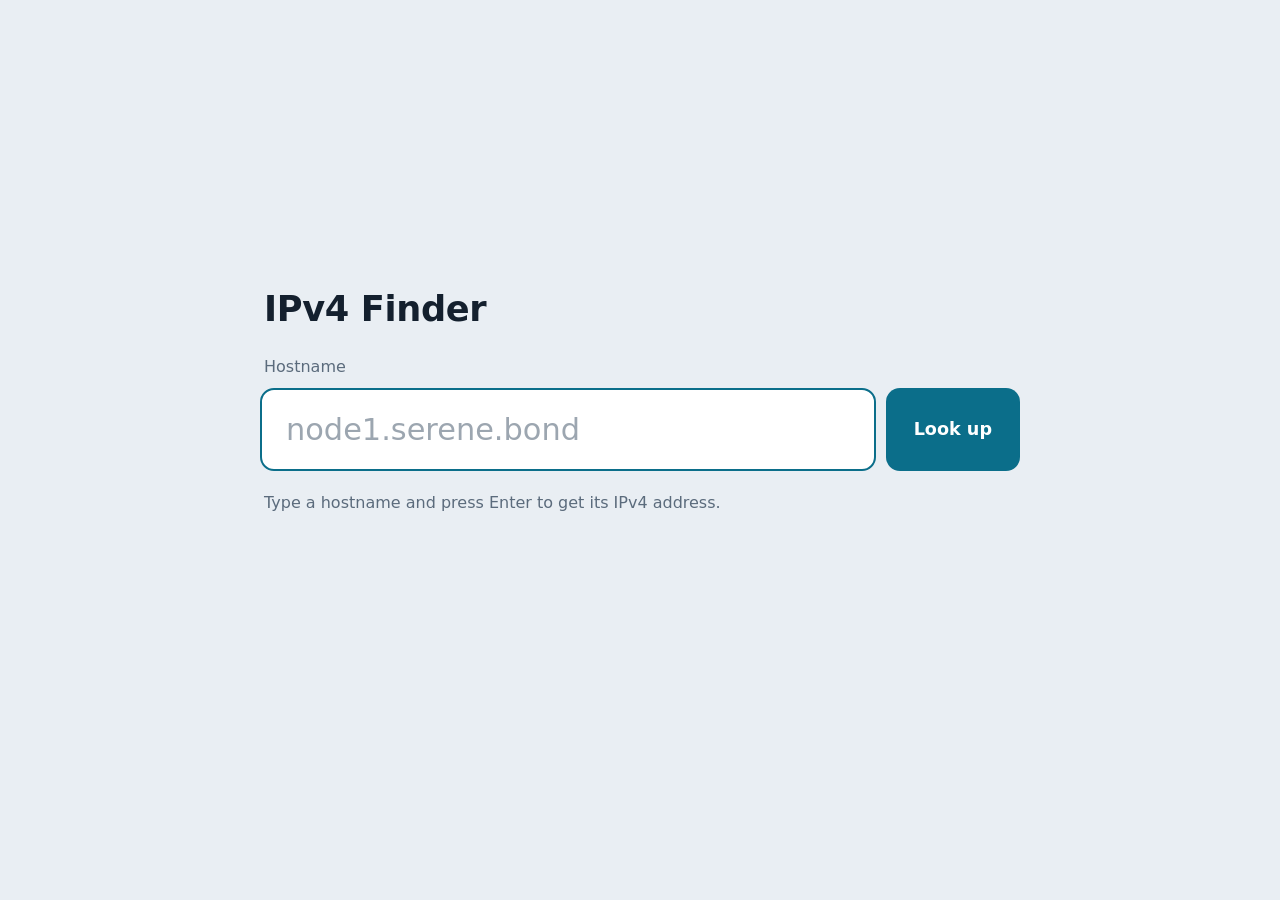
<file: ip-lookup(2).html>
<!DOCTYPE html>
<html lang="en">
<head>
<meta charset="utf-8">
<meta name="viewport" content="width=device-width, initial-scale=1">
<title>IPv4 Finder – hostname to IPv4 address</title>
<link rel="icon" href="data:image/svg+xml,%3Csvg xmlns='http://www.w3.org/2000/svg' viewBox='0 0 64 64'%3E%3Crect width='64' height='64' rx='14' fill='%230b6e8a'/%3E%3Ctext x='32' y='47' font-family='Arial,sans-serif' font-size='42' font-weight='700' text-anchor='middle' fill='white'%3E4%3C/text%3E%3C/svg%3E">
<style>
  :root {
    --bg: #e9eef3;
    --surface: #ffffff;
    --ink: #14202e;
    --muted: #5b6b7c;
    --line: #c5d0db;
    --accent: #0b6e8a;
    --accent-ink: #ffffff;
    --ok: #1c7a4a;
    --err: #b3261e;
    color-scheme: light;
  }
  @media (prefers-color-scheme: dark) {
    :root:not([data-theme="light"]) {
      --bg: #0f1822;
      --surface: #17232f;
      --ink: #e6edf3;
      --muted: #8fa1b3;
      --line: #2b3b4b;
      --accent: #4cc3e0;
      --accent-ink: #08202a;
      --ok: #5fd38d;
      --err: #ff8a80;
      color-scheme: dark;
    }
  }
  * { box-sizing: border-box; }
  html, body { height: 100%; }
  body {
    margin: 0;
    background: var(--bg);
    color: var(--ink);
    font-family: ui-sans-serif, system-ui, -apple-system, "Segoe UI", Roboto, sans-serif;
    display: flex;
    align-items: center;
    justify-content: center;
    padding: 24px;
  }
  main { width: 100%; max-width: 760px; }
  label {
    display: block;
    font-size: 1rem;
    color: var(--muted);
    margin: 0 0 12px 4px;
  }
  .field { display: flex; gap: 10px; }
  input[type="text"] {
    flex: 1;
    min-width: 0;
    font: inherit;
    font-size: clamp(1.25rem, 4vw, 1.9rem);
    padding: 22px 24px;
    color: var(--ink);
    background: var(--surface);
    border: 2px solid var(--line);
    border-radius: 14px;
    outline: none;
    transition: border-color .15s;
  }
  input[type="text"]::placeholder { color: var(--muted); opacity: .6; }
  input[type="text"]:focus { border-color: var(--accent); }
  button {
    font: inherit;
    cursor: pointer;
    border: 0;
    border-radius: 14px;
  }
  button:focus-visible { outline: 3px solid var(--accent); outline-offset: 2px; }
  .go {
    font-size: 1.1rem;
    font-weight: 600;
    padding: 0 28px;
    background: var(--accent);
    color: var(--accent-ink);
  }
  .go:disabled { opacity: .6; cursor: default; }
  #out { margin-top: 22px; min-height: 120px; }
  .status { color: var(--muted); margin: 6px 4px; }
  .status.err { color: var(--err); }
  .row {
    display: flex;
    align-items: center;
    gap: 12px;
    background: var(--surface);
    border: 2px solid var(--line);
    border-radius: 14px;
    padding: 14px 14px 14px 24px;
    margin-bottom: 10px;
  }
  h1 {
    font-size: clamp(1.6rem, 5vw, 2.2rem);
    margin: 0 0 28px 4px;
    letter-spacing: -.01em;
  }
  .ip {
    flex: 1;
    min-width: 0;
    font-family: ui-monospace, "SF Mono", Menlo, Consolas, monospace;
    font-size: clamp(1.4rem, 5vw, 2.2rem);
    letter-spacing: .01em;
    overflow-wrap: anywhere;
    user-select: all;
  }
  .ttl { color: var(--muted); font-size: .85rem; white-space: nowrap; }
  .copy {
    font-weight: 600;
    padding: 12px 20px;
    background: transparent;
    color: var(--accent);
    border: 2px solid var(--accent);
    min-width: 96px;
  }
  .copy.done { background: var(--ok); border-color: var(--ok); color: var(--surface); }
  .chain { color: var(--muted); font-size: .9rem; margin: 10px 4px 0; overflow-wrap: anywhere; }
  .chain code { font-family: ui-monospace, Menlo, Consolas, monospace; }
  @media (max-width: 520px) {
    .field { flex-direction: column; }
    .go { padding: 16px; }
    .ttl { display: none; }
  }
</style>
</head>
<body>
<main>
  <h1>IPv4 Finder</h1>
  <label for="host">Hostname</label>
  <div class="field">
    <input id="host" type="text" placeholder="node1.serene.bond" autocomplete="off" autocapitalize="off" spellcheck="false" autofocus>
    <button class="go" id="go" type="button">Look up</button>
  </div>
  <div id="out" aria-live="polite">
    <p class="status">Type a hostname and press Enter to get its IPv4 address.</p>
  </div>
</main>

<script>
(function () {
  var input = document.getElementById('host');
  var goBtn = document.getElementById('go');
  var out = document.getElementById('out');
  var counter = 0;

  function clean(v) {
    v = v.trim().toLowerCase();
    v = v.replace(/^[a-z][a-z0-9+.-]*:\/\//, '');   // protocol
    v = v.replace(/^[^@\/]*@/, '');                  // user@
    v = v.split(/[\/?#]/)[0];                        // path, query
    v = v.replace(/:\d+$/, '');                      // port
    v = v.replace(/\.$/, '');                        // trailing dot
    return v;
  }

  var ipv4 = /^(25[0-5]|2[0-4]\d|1?\d?\d)(\.(25[0-5]|2[0-4]\d|1?\d?\d)){3}$/;

  function setStatus(msg, isErr) {
    out.innerHTML = '';
    var p = document.createElement('p');
    p.className = 'status' + (isErr ? ' err' : '');
    p.textContent = msg;
    out.appendChild(p);
  }

  function copyText(text) {
    if (navigator.clipboard && navigator.clipboard.writeText) {
      return navigator.clipboard.writeText(text).catch(function () { return fallbackCopy(text); });
    }
    return fallbackCopy(text);
  }
  function fallbackCopy(text) {
    return new Promise(function (resolve, reject) {
      var ta = document.createElement('textarea');
      ta.value = text;
      ta.style.position = 'fixed';
      ta.style.opacity = '0';
      document.body.appendChild(ta);
      ta.select();
      var ok = false;
      try { ok = document.execCommand('copy'); } catch (e) {}
      document.body.removeChild(ta);
      ok ? resolve() : reject();
    });
  }

  function render(host, answers) {
    var a = answers.filter(function (r) { return r.type === 1; });
    var cnames = answers.filter(function (r) { return r.type === 5; });
    out.innerHTML = '';

    a.forEach(function (r) {
      var row = document.createElement('div');
      row.className = 'row';

      var ip = document.createElement('div');
      ip.className = 'ip';
      ip.textContent = r.data;

      var ttl = document.createElement('div');
      ttl.className = 'ttl';
      ttl.textContent = 'TTL ' + r.TTL + 's';

      var btn = document.createElement('button');
      btn.type = 'button';
      btn.className = 'copy';
      btn.textContent = 'Copy';
      btn.addEventListener('click', function () {
        copyText(r.data).then(function () {
          btn.textContent = 'Copied';
          btn.classList.add('done');
          setTimeout(function () { btn.textContent = 'Copy'; btn.classList.remove('done'); }, 1500);
        }, function () {
          btn.textContent = 'Press Ctrl+C';
        });
      });

      row.appendChild(ip);
      row.appendChild(ttl);
      row.appendChild(btn);
      out.appendChild(row);
    });

    if (cnames.length) {
      var c = document.createElement('p');
      c.className = 'chain';
      var names = [host].concat(cnames.map(function (r) { return r.data.replace(/\.$/, ''); }));
      c.innerHTML = 'Alias chain: ' + names.map(function (n) {
        var el = document.createElement('code'); el.textContent = n; return el.outerHTML;
      }).join(' → ');
      out.appendChild(c);
    }
  }

  function query(name, url) {
    var ctl = ('AbortController' in window) ? new AbortController() : null;
    var timer = setTimeout(function () { if (ctl) ctl.abort(); }, 7000);
    return fetch(url, { headers: { 'accept': 'application/dns-json' }, signal: ctl ? ctl.signal : undefined })
      .then(function (res) {
        if (!res.ok) throw new Error('HTTP ' + res.status);
        return res.json();
      })
      .then(function (j) { clearTimeout(timer); return j; },
            function (e) { clearTimeout(timer); throw new Error(name + ': ' + (e && e.name === 'AbortError' ? 'timed out' : (e && e.message) || 'failed')); });
  }

  // Ask several DNS-over-HTTPS services at once; use the first one that answers.
  function resolve(host) {
    var q = encodeURIComponent(host);
    var providers = [
      ['Cloudflare', 'https://cloudflare-dns.com/dns-query?name=' + q + '&type=A'],
      ['Google', 'https://dns.google/resolve?name=' + q + '&type=A'],
      ['Quad9', 'https://dns.quad9.net:5053/dns-query?name=' + q + '&type=A'],
      ['Alibaba', 'https://dns.alidns.com/resolve?name=' + q + '&type=1']
    ];
    return new Promise(function (resolveP, rejectP) {
      var failed = [];
      providers.forEach(function (p) {
        query(p[0], p[1]).then(resolveP, function (e) {
          failed.push(e.message);
          if (failed.length === providers.length) rejectP(failed);
        });
      });
    });
  }

  function lookup() {
    var host = clean(input.value);
    if (!host) { setStatus('Enter a hostname first.', true); return; }
    input.value = host;

    if (ipv4.test(host)) {
      out.innerHTML = '';
      render(host, [{ type: 1, data: host, TTL: 0 }]);
      out.querySelector('.ttl').textContent = 'Already an IPv4 address';
      return;
    }
    if (!/^[a-z0-9_]([a-z0-9_-]*[a-z0-9_])?(\.[a-z0-9_]([a-z0-9_-]*[a-z0-9_])?)*$/.test(host)) {
      setStatus('That doesn’t look like a valid hostname.', true);
      return;
    }

    var id = ++counter;
    goBtn.disabled = true;
    setStatus('Looking up ' + host + '…');

    resolve(host).then(function (data) {
      if (id !== counter) return;
      if (data.Status === 3) {
        setStatus('No such domain: ' + host + ' doesn’t exist in DNS.', true);
      } else if (data.Status !== 0) {
        setStatus('The DNS server returned an error (code ' + data.Status + ').', true);
      } else if (!data.Answer || !data.Answer.some(function (r) { return r.type === 1; })) {
        setStatus(host + ' has no IPv4 address. It may only have an IPv6 address.', true);
      } else {
        render(host, data.Answer);
      }
    }).catch(function (errs) {
      if (id !== counter) return;
      var detail = Array.isArray(errs) ? errs.join(' | ') : String(errs);
      setStatus('Couldn’t reach any DNS service (' + detail + '). Make sure the file is opened in a normal browser tab, not a preview, and that no ad blocker or firewall is blocking it.', true);
    }).then(function () {
      if (id === counter) goBtn.disabled = false;
    });
  }

  goBtn.addEventListener('click', lookup);
  input.addEventListener('keydown', function (e) { if (e.key === 'Enter') lookup(); });
})();
</script>
</body>
</html>
</file>
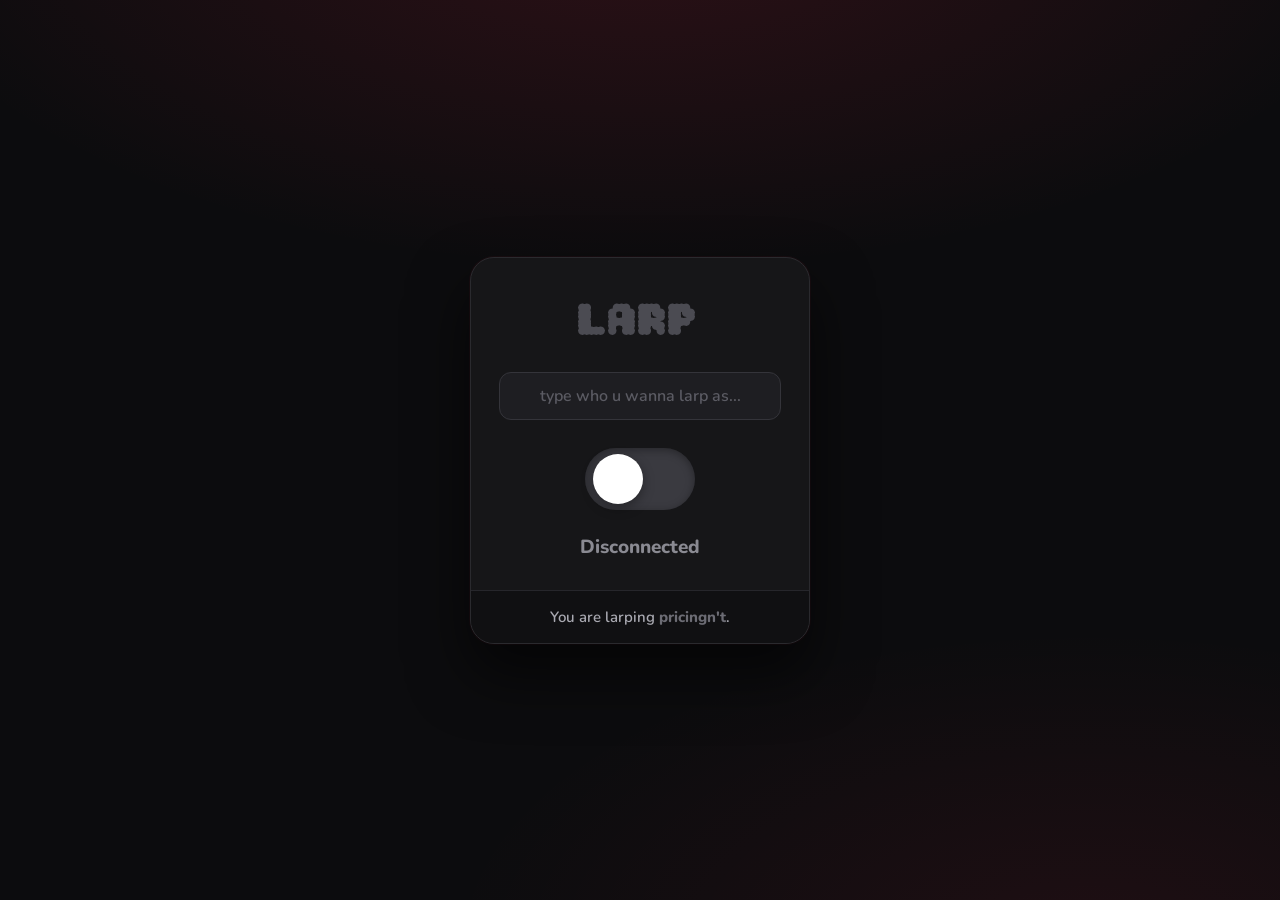
<file: larp.html>
<!DOCTYPE html>
<html lang="en">
<head>
    <meta charset="UTF-8">
    <meta name="viewport" content="width=device-width, initial-scale=1.0">
    <title>Larp</title>
    <link rel="icon" href="data:image/svg+xml,<svg xmlns='http://www.w3.org/2000/svg' viewBox='0 0 32 32'><rect width='32' height='32' rx='7' fill='%23141416'/><circle cx='16' cy='16' r='6' fill='%23fb2c4e'/></svg>">
    <style>
        @import url('https://fonts.googleapis.com/css2?family=Nunito:wght@600;700;800;900&family=Bitcount+Grid+Double:wght@100..900&display=swap');

        * {
            box-sizing: border-box;
            margin: 0;
            padding: 0;
        }

        body {
            min-height: 100vh;
            font-family: "Nunito", sans-serif;
            background: #0c0c0e;
            background-image:
                radial-gradient(ellipse 60% 40% at 50% -10%, rgba(251, 44, 78, 0.14), transparent),
                radial-gradient(ellipse 50% 35% at 85% 105%, rgba(251, 44, 78, 0.08), transparent);
            display: flex;
            justify-content: center;
            align-items: center;
            padding: 24px;
        }

        .card {
            width: 100%;
            max-width: 340px;
            background: #161618;
            border: 1px solid #2a2a2e;
            border-radius: 24px;
            padding: 36px 28px 0;
            overflow: hidden;
            box-shadow: 0 30px 60px rgba(0, 0, 0, 0.6), 0 0 0 1px rgba(251, 44, 78, 0.05);
            position: relative;
        }

        .title {
            text-align: center;
            font-family: "Bitcount Grid Double", monospace;
            font-weight: 800;
            font-size: 46px;
            letter-spacing: 2px;
            color: #fb2c4e;
            transition: color 0.4s ease, text-shadow 0.4s ease;
            text-shadow: 0 0 30px rgba(251, 44, 78, 0.4);
        }

        .card.off .title {
            color: #4b4b52;
            text-shadow: none;
        }

        .input-wrap {
            margin-top: 22px;
        }

        .larp-input {
            width: 100%;
            padding: 12px 16px;
            font-family: "Nunito", sans-serif;
            font-size: 16px;
            font-weight: 700;
            text-align: center;
            color: #fff;
            background: #1e1e22;
            border: 1px solid #34343a;
            border-radius: 12px;
            outline: none;
            transition: border-color 0.25s ease, box-shadow 0.25s ease;
        }

        .larp-input::placeholder {
            color: #5b5b63;
            font-weight: 600;
        }

        .larp-input:focus {
            border-color: #fb2c4e;
            box-shadow: 0 0 0 3px rgba(251, 44, 78, 0.18);
        }

        /* Toggle */
        .toggle-row {
            display: flex;
            justify-content: center;
            margin: 28px 0 24px;
            position: relative;
        }

        .toggle {
            appearance: none;
            -webkit-appearance: none;
            width: 110px;
            height: 62px;
            background: #fb2c4e;
            border-radius: 999px;
            cursor: pointer;
            position: relative;
            transition: background 0.35s ease;
            box-shadow: inset 0 2px 8px rgba(0, 0, 0, 0.25), 0 0 34px rgba(251, 44, 78, 0.45);
        }

        .toggle::after {
            content: "";
            position: absolute;
            top: 6px;
            left: 8px;
            width: 50px;
            height: 50px;
            border-radius: 50%;
            background: #fff;
            box-shadow: 0 4px 12px rgba(0, 0, 0, 0.35);
            transition: transform 0.35s cubic-bezier(0.34, 1.4, 0.5, 1);
        }

        .toggle:checked::after {
            transform: translateX(44px);
        }

        .card.off .toggle {
            background: #3a3a40;
            box-shadow: inset 0 2px 8px rgba(0, 0, 0, 0.35);
        }

        /* Status */
        .status {
            text-align: center;
            font-size: 19px;
            font-weight: 800;
            color: #ffffff;
            margin-bottom: 30px;
            transition: color 0.4s ease;
        }

        .card.off .status {
            color: #8a8a92;
        }

        /* Identity bar */
        .identity-bar {
            background: #101012;
            border-top: 1px solid #26262b;
            margin: 0 -28px;
            padding: 16px 28px;
            text-align: center;
            font-size: 15px;
            font-weight: 600;
            color: #a9a9b1;
        }

        .identity-bar b {
            color: #fb2c4e;
            font-weight: 800;
        }

        .card.off .identity-bar b {
            color: #6c6c74;
        }

        /* ==== Connected FX ==== */
        .title.pop {
            animation: titlePop 0.75s cubic-bezier(0.22, 1.2, 0.36, 1);
        }

        @keyframes titlePop {
            0% {
                transform: scale(0.55) scaleY(1.6);
                filter: blur(6px);
                opacity: 0.1;
            }
            40% {
                transform: scale(1.18);
                filter: blur(0);
                opacity: 1;
                text-shadow: 0 0 50px rgba(251, 44, 78, 1);
            }
            55% {
                transform: scale(0.94) skewX(-4deg);
            }
            70% {
                transform: scale(1.06) skewX(3deg);
            }
            100% {
                transform: scale(1) skewX(0);
            }
        }

        .status.flick {
            animation: neonFlicker 0.85s steps(1, end);
        }

        @keyframes neonFlicker {
            0% {
                opacity: 1;
                text-shadow: 0 0 18px rgba(251, 44, 78, 0.9);
            }
            8% {
                opacity: 0;
            }
            16% {
                opacity: 1;
                text-shadow: 0 0 24px rgba(251, 44, 78, 1);
            }
            24% {
                opacity: 0.25;
            }
            32% {
                opacity: 1;
            }
            44% {
                opacity: 0;
            }
            52% {
                opacity: 1;
                text-shadow: 0 0 18px rgba(251, 44, 78, 0.9);
            }
            58% {
                opacity: 0.35;
            }
            66% {
                opacity: 1;
                text-shadow: 0 0 10px rgba(251, 44, 78, 0.5);
            }
            100% {
                opacity: 1;
                text-shadow: none;
            }
        }

        /* spark particles */
        .spark {
            position: absolute;
            width: 6px;
            height: 6px;
            border-radius: 50%;
            background: #fff;
            box-shadow: 0 0 8px rgba(251, 44, 78, 0.9);
            pointer-events: none;
        }

        .toggle.burst {
            animation: toggleBurst 0.6s ease-out;
        }

        @keyframes toggleBurst {
            0% {
                box-shadow: inset 0 2px 8px rgba(0, 0, 0, 0.25), 0 0 34px rgba(251, 44, 78, 0.45);
            }
            40% {
                box-shadow: inset 0 2px 8px rgba(0, 0, 0, 0.2), 0 0 70px rgba(251, 44, 78, 0.95), 0 0 130px rgba(251, 44, 78, 0.55);
            }
            100% {
                box-shadow: inset 0 2px 8px rgba(0, 0, 0, 0.25), 0 0 34px rgba(251, 44, 78, 0.45);
            }
        }

        @media (prefers-reduced-motion: reduce) {
            .title.pop, .status.flick, .toggle.burst {
                animation: none;
            }
        }
    </style>
</head>
<body>
    <div class="card" id="card">
        <div class="title">LARP</div>

        <div class="input-wrap">
            <input class="larp-input" id="larpInput" type="text" maxlength="24" placeholder="type who u wanna larp as..." autocomplete="off">
        </div>

        <div class="toggle-row">
            <input class="toggle" id="toggle" type="checkbox" aria-label="Toggle larping">
        </div>

        <div class="status" id="status">Disconnected</div>

        <div class="identity-bar">
            You are larping <b id="identity">pricingn't</b>.
        </div>
    </div>

    <script>
        const card = document.getElementById("card");
        const toggle = document.getElementById("toggle");
        const toggleRow = document.querySelector(".toggle-row");
        const status = document.getElementById("status");
        const identity = document.getElementById("identity");
        const input = document.getElementById("larpInput");
        const title = document.querySelector(".title");

        let identityOn = "Larping";
        let identityOff = "pricingn't";

        input.value = "";

        function identityText() {
            const value = input.value.trim().toLowerCase();
            return value || identityOn;
        }

        function refresh() {
            const on = toggle.checked;
            card.classList.toggle("off", !on);
            status.textContent = on ? "Connected" : "Disconnected";
            identity.textContent = on ? identityText() : identityOff;
        }

        toggleRow.addEventListener("click", (e) => {
            if (e.target !== toggle) toggle.click();
        });

        /* ==== Connected FX ==== */
        function restartFx(el, cls) {
            el.classList.remove(cls);
            void el.offsetWidth; /* reflow so the animation can replay */
            el.classList.add(cls);
            el.addEventListener("animationend", () => el.classList.remove(cls), { once: true });
        }

        function sparks() {
            const rowRect = toggleRow.getBoundingClientRect();
            const tRect = toggle.getBoundingClientRect();
            const cx = tRect.left - rowRect.left + tRect.width / 2;
            const cy = tRect.top - rowRect.top + tRect.height / 2;

            for (let i = 0; i < 14; i++) {
                const s = document.createElement("span");
                s.className = "spark";
                s.style.left = cx + "px";
                s.style.top = cy + "px";
                if (i % 3 === 0) s.style.background = "#fb2c4e";
                toggleRow.appendChild(s);

                const angle = Math.random() * Math.PI * 2;
                const dist = 55 + Math.random() * 65;
                const dx = Math.cos(angle) * dist;
                const dy = Math.sin(angle) * dist;
                const size = 0.4 + Math.random() * 0.9;

                s.animate(
                    [
                        { transform: "translate(-50%,-50%) scale(1)", opacity: 1 },
                        { transform: `translate(calc(-50% + ${dx}px), calc(-50% + ${dy}px)) scale(${size})`, opacity: 0 }
                    ],
                    { duration: 500 + Math.random() * 350, easing: "cubic-bezier(0.1, 0.7, 0.3, 1)" }
                ).onfinish = () => s.remove();
            }
        }

        function connectedFx() {
            restartFx(title, "pop");
            restartFx(status, "flick");
            restartFx(toggle, "burst");
            sparks();
        }

        toggle.addEventListener("change", () => {
            refresh();
            if (toggle.checked) connectedFx();
        });
        refresh();

        function syncIdentity() {
            if (toggle.checked) identity.textContent = identityText();
        }

        input.addEventListener("input", syncIdentity);

        input.addEventListener("keydown", (e) => {
            if (e.key === "Enter" && toggle.checked && input.value.trim()) {
                toggle.checked = false;
                refresh();
                setTimeout(() => {
                    toggle.checked = true;
                    refresh();
                    connectedFx();
                }, 550);
            }
        });
    </script>
</body>
</html>
</file>
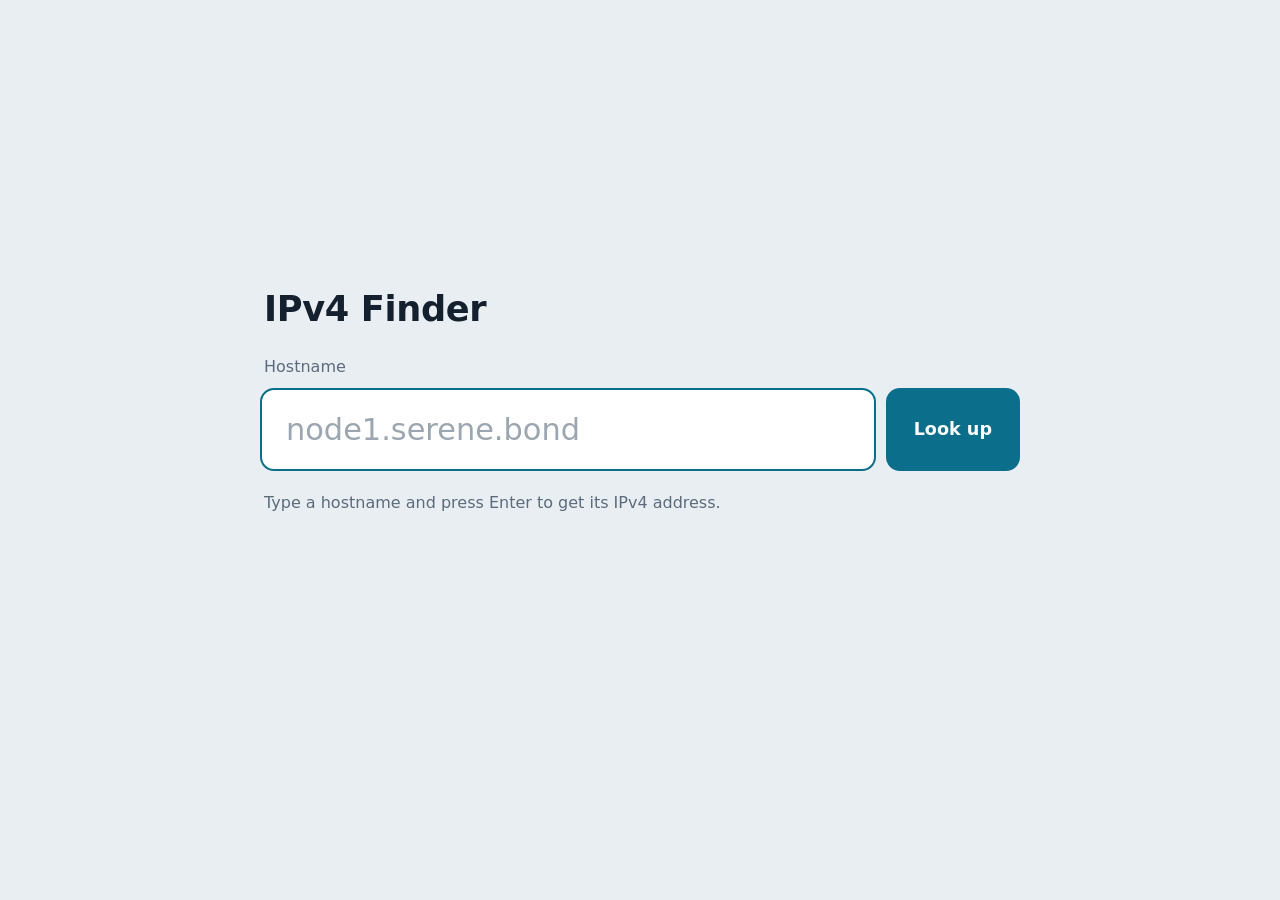
<file: lookup.html>
<!DOCTYPE html>
<html lang="en">
<head>
<meta charset="utf-8">
<meta name="viewport" content="width=device-width, initial-scale=1">
<title>IPv4 Finder</title>
<link rel="icon" href="data:image/svg+xml,%3Csvg xmlns='http://www.w3.org/2000/svg' viewBox='0 0 64 64'%3E%3Crect width='64' height='64' rx='14' fill='%230b6e8a'/%3E%3Ctext x='32' y='47' font-family='Arial,sans-serif' font-size='42' font-weight='700' text-anchor='middle' fill='white'%3E4%3C/text%3E%3C/svg%3E">
<style>
  :root {
    --bg: #e9eef3;
    --surface: #ffffff;
    --ink: #14202e;
    --muted: #5b6b7c;
    --line: #c5d0db;
    --accent: #0b6e8a;
    --accent-ink: #ffffff;
    --ok: #1c7a4a;
    --err: #b3261e;
    color-scheme: light;
  }
  @media (prefers-color-scheme: dark) {
    :root:not([data-theme="light"]) {
      --bg: #0f1822;
      --surface: #17232f;
      --ink: #e6edf3;
      --muted: #8fa1b3;
      --line: #2b3b4b;
      --accent: #4cc3e0;
      --accent-ink: #08202a;
      --ok: #5fd38d;
      --err: #ff8a80;
      color-scheme: dark;
    }
  }
  * { box-sizing: border-box; }
  html, body { height: 100%; }
  body {
    margin: 0;
    background: var(--bg);
    color: var(--ink);
    font-family: ui-sans-serif, system-ui, -apple-system, "Segoe UI", Roboto, sans-serif;
    display: flex;
    align-items: center;
    justify-content: center;
    padding: 24px;
  }
  main { width: 100%; max-width: 760px; }
  label {
    display: block;
    font-size: 1rem;
    color: var(--muted);
    margin: 0 0 12px 4px;
  }
  .field { display: flex; gap: 10px; }
  input[type="text"] {
    flex: 1;
    min-width: 0;
    font: inherit;
    font-size: clamp(1.25rem, 4vw, 1.9rem);
    padding: 22px 24px;
    color: var(--ink);
    background: var(--surface);
    border: 2px solid var(--line);
    border-radius: 14px;
    outline: none;
    transition: border-color .15s;
  }
  input[type="text"]::placeholder { color: var(--muted); opacity: .6; }
  input[type="text"]:focus { border-color: var(--accent); }
  button {
    font: inherit;
    cursor: pointer;
    border: 0;
    border-radius: 14px;
  }
  button:focus-visible { outline: 3px solid var(--accent); outline-offset: 2px; }
  .go {
    font-size: 1.1rem;
    font-weight: 600;
    padding: 0 28px;
    background: var(--accent);
    color: var(--accent-ink);
  }
  .go:disabled { opacity: .6; cursor: default; }
  #out { margin-top: 22px; min-height: 120px; }
  .status { color: var(--muted); margin: 6px 4px; }
  .status.err { color: var(--err); }
  .row {
    display: flex;
    align-items: center;
    gap: 12px;
    background: var(--surface);
    border: 2px solid var(--line);
    border-radius: 14px;
    padding: 14px 14px 14px 24px;
    margin-bottom: 10px;
  }
  h1 {
    font-size: clamp(1.6rem, 5vw, 2.2rem);
    margin: 0 0 28px 4px;
    letter-spacing: -.01em;
  }
  .ip {
    flex: 1;
    min-width: 0;
    font-family: ui-monospace, "SF Mono", Menlo, Consolas, monospace;
    font-size: clamp(1.4rem, 5vw, 2.2rem);
    letter-spacing: .01em;
    overflow-wrap: anywhere;
    user-select: all;
  }
  .ttl { color: var(--muted); font-size: .85rem; white-space: nowrap; }
  .copy {
    font-weight: 600;
    padding: 12px 20px;
    background: transparent;
    color: var(--accent);
    border: 2px solid var(--accent);
    min-width: 96px;
  }
  .copy.done { background: var(--ok); border-color: var(--ok); color: var(--surface); }
  .chain { color: var(--muted); font-size: .9rem; margin: 10px 4px 0; overflow-wrap: anywhere; }
  .chain code { font-family: ui-monospace, Menlo, Consolas, monospace; }
  @media (max-width: 520px) {
    .field { flex-direction: column; }
    .go { padding: 16px; }
    .ttl { display: none; }
  }
</style>
</head>
<body>
<main>
  <h1>IPv4 Finder</h1>
  <label for="host">Hostname</label>
  <div class="field">
    <input id="host" type="text" placeholder="node1.serene.bond" autocomplete="off" autocapitalize="off" spellcheck="false" autofocus>
    <button class="go" id="go" type="button">Look up</button>
  </div>
  <div id="out" aria-live="polite">
    <p class="status">Type a hostname and press Enter to get its IPv4 address.</p>
  </div>
</main>

<script>
(function () {
  var input = document.getElementById('host');
  var goBtn = document.getElementById('go');
  var out = document.getElementById('out');
  var counter = 0;

  function clean(v) {
    v = v.trim().toLowerCase();
    v = v.replace(/^[a-z][a-z0-9+.-]*:\/\//, '');   // protocol
    v = v.replace(/^[^@\/]*@/, '');                  // user@
    v = v.split(/[\/?#]/)[0];                        // path, query
    v = v.replace(/:\d+$/, '');                      // port
    v = v.replace(/\.$/, '');                        // trailing dot
    return v;
  }

  var ipv4 = /^(25[0-5]|2[0-4]\d|1?\d?\d)(\.(25[0-5]|2[0-4]\d|1?\d?\d)){3}$/;

  function setStatus(msg, isErr) {
    out.innerHTML = '';
    var p = document.createElement('p');
    p.className = 'status' + (isErr ? ' err' : '');
    p.textContent = msg;
    out.appendChild(p);
  }

  function copyText(text) {
    if (navigator.clipboard && navigator.clipboard.writeText) {
      return navigator.clipboard.writeText(text).catch(function () { return fallbackCopy(text); });
    }
    return fallbackCopy(text);
  }
  function fallbackCopy(text) {
    return new Promise(function (resolve, reject) {
      var ta = document.createElement('textarea');
      ta.value = text;
      ta.style.position = 'fixed';
      ta.style.opacity = '0';
      document.body.appendChild(ta);
      ta.select();
      var ok = false;
      try { ok = document.execCommand('copy'); } catch (e) {}
      document.body.removeChild(ta);
      ok ? resolve() : reject();
    });
  }

  function render(host, answers) {
    var a = answers.filter(function (r) { return r.type === 1; });
    var cnames = answers.filter(function (r) { return r.type === 5; });
    out.innerHTML = '';

    a.forEach(function (r) {
      var row = document.createElement('div');
      row.className = 'row';

      var ip = document.createElement('div');
      ip.className = 'ip';
      ip.textContent = r.data;

      var ttl = document.createElement('div');
      ttl.className = 'ttl';
      ttl.textContent = 'TTL ' + r.TTL + 's';

      var btn = document.createElement('button');
      btn.type = 'button';
      btn.className = 'copy';
      btn.textContent = 'Copy';
      btn.addEventListener('click', function () {
        copyText(r.data).then(function () {
          btn.textContent = 'Copied';
          btn.classList.add('done');
          setTimeout(function () { btn.textContent = 'Copy'; btn.classList.remove('done'); }, 1500);
        }, function () {
          btn.textContent = 'Press Ctrl+C';
        });
      });

      row.appendChild(ip);
      row.appendChild(ttl);
      row.appendChild(btn);
      out.appendChild(row);
    });

    if (cnames.length) {
      var c = document.createElement('p');
      c.className = 'chain';
      var names = [host].concat(cnames.map(function (r) { return r.data.replace(/\.$/, ''); }));
      c.innerHTML = 'Alias chain: ' + names.map(function (n) {
        var el = document.createElement('code'); el.textContent = n; return el.outerHTML;
      }).join(' → ');
      out.appendChild(c);
    }
  }

  function query(name, url) {
    var ctl = ('AbortController' in window) ? new AbortController() : null;
    var timer = setTimeout(function () { if (ctl) ctl.abort(); }, 7000);
    return fetch(url, { headers: { 'accept': 'application/dns-json' }, signal: ctl ? ctl.signal : undefined })
      .then(function (res) {
        if (!res.ok) throw new Error('HTTP ' + res.status);
        return res.json();
      })
      .then(function (j) { clearTimeout(timer); return j; },
            function (e) { clearTimeout(timer); throw new Error(name + ': ' + (e && e.name === 'AbortError' ? 'timed out' : (e && e.message) || 'failed')); });
  }

  // Ask several DNS-over-HTTPS services at once; use the first one that answers.
  function resolve(host) {
    var q = encodeURIComponent(host);
    var providers = [
      ['Cloudflare', 'https://cloudflare-dns.com/dns-query?name=' + q + '&type=A'],
      ['Google', 'https://dns.google/resolve?name=' + q + '&type=A'],
      ['Quad9', 'https://dns.quad9.net:5053/dns-query?name=' + q + '&type=A'],
      ['Alibaba', 'https://dns.alidns.com/resolve?name=' + q + '&type=1']
    ];
    return new Promise(function (resolveP, rejectP) {
      var failed = [];
      providers.forEach(function (p) {
        query(p[0], p[1]).then(resolveP, function (e) {
          failed.push(e.message);
          if (failed.length === providers.length) rejectP(failed);
        });
      });
    });
  }

  function lookup() {
    var host = clean(input.value);
    if (!host) { setStatus('Enter a hostname first.', true); return; }
    input.value = host;

    if (ipv4.test(host)) {
      out.innerHTML = '';
      render(host, [{ type: 1, data: host, TTL: 0 }]);
      out.querySelector('.ttl').textContent = 'Already an IPv4 address';
      return;
    }
    if (!/^[a-z0-9_]([a-z0-9_-]*[a-z0-9_])?(\.[a-z0-9_]([a-z0-9_-]*[a-z0-9_])?)*$/.test(host)) {
      setStatus('That doesn’t look like a valid hostname.', true);
      return;
    }

    var id = ++counter;
    goBtn.disabled = true;
    setStatus('Looking up ' + host + '…');

    resolve(host).then(function (data) {
      if (id !== counter) return;
      if (data.Status === 3) {
        setStatus('No such domain: ' + host + ' doesn’t exist in DNS.', true);
      } else if (data.Status !== 0) {
        setStatus('The DNS server returned an error (code ' + data.Status + ').', true);
      } else if (!data.Answer || !data.Answer.some(function (r) { return r.type === 1; })) {
        setStatus(host + ' has no IPv4 address. It may only have an IPv6 address.', true);
      } else {
        render(host, data.Answer);
      }
    }).catch(function (errs) {
      if (id !== counter) return;
      var detail = Array.isArray(errs) ? errs.join(' | ') : String(errs);
      setStatus('Couldn’t reach any DNS service (' + detail + '). Make sure the file is opened in a normal browser tab, not a preview, and that no ad blocker or firewall is blocking it.', true);
    }).then(function () {
      if (id === counter) goBtn.disabled = false;
    });
  }

  goBtn.addEventListener('click', lookup);
  input.addEventListener('keydown', function (e) { if (e.key === 'Enter') lookup(); });
})();
</script>
</body>
</html>
</file>
